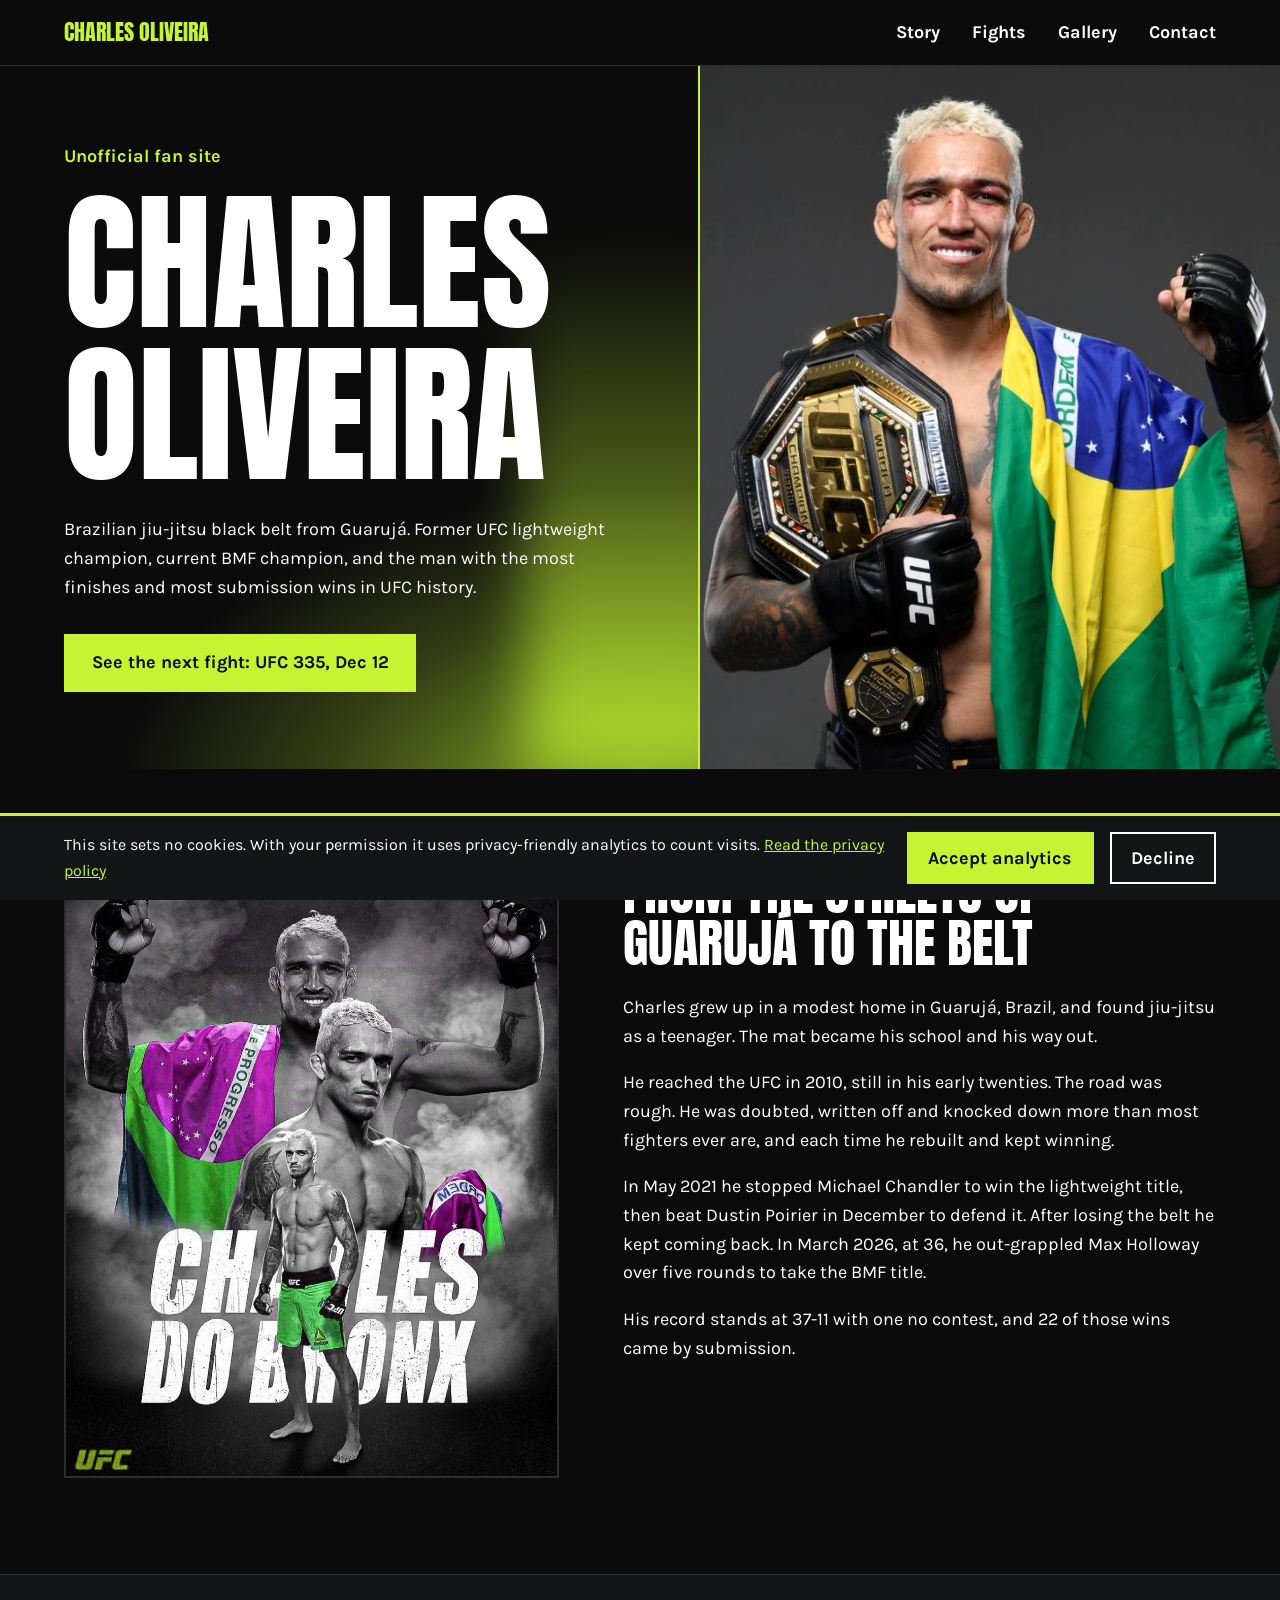
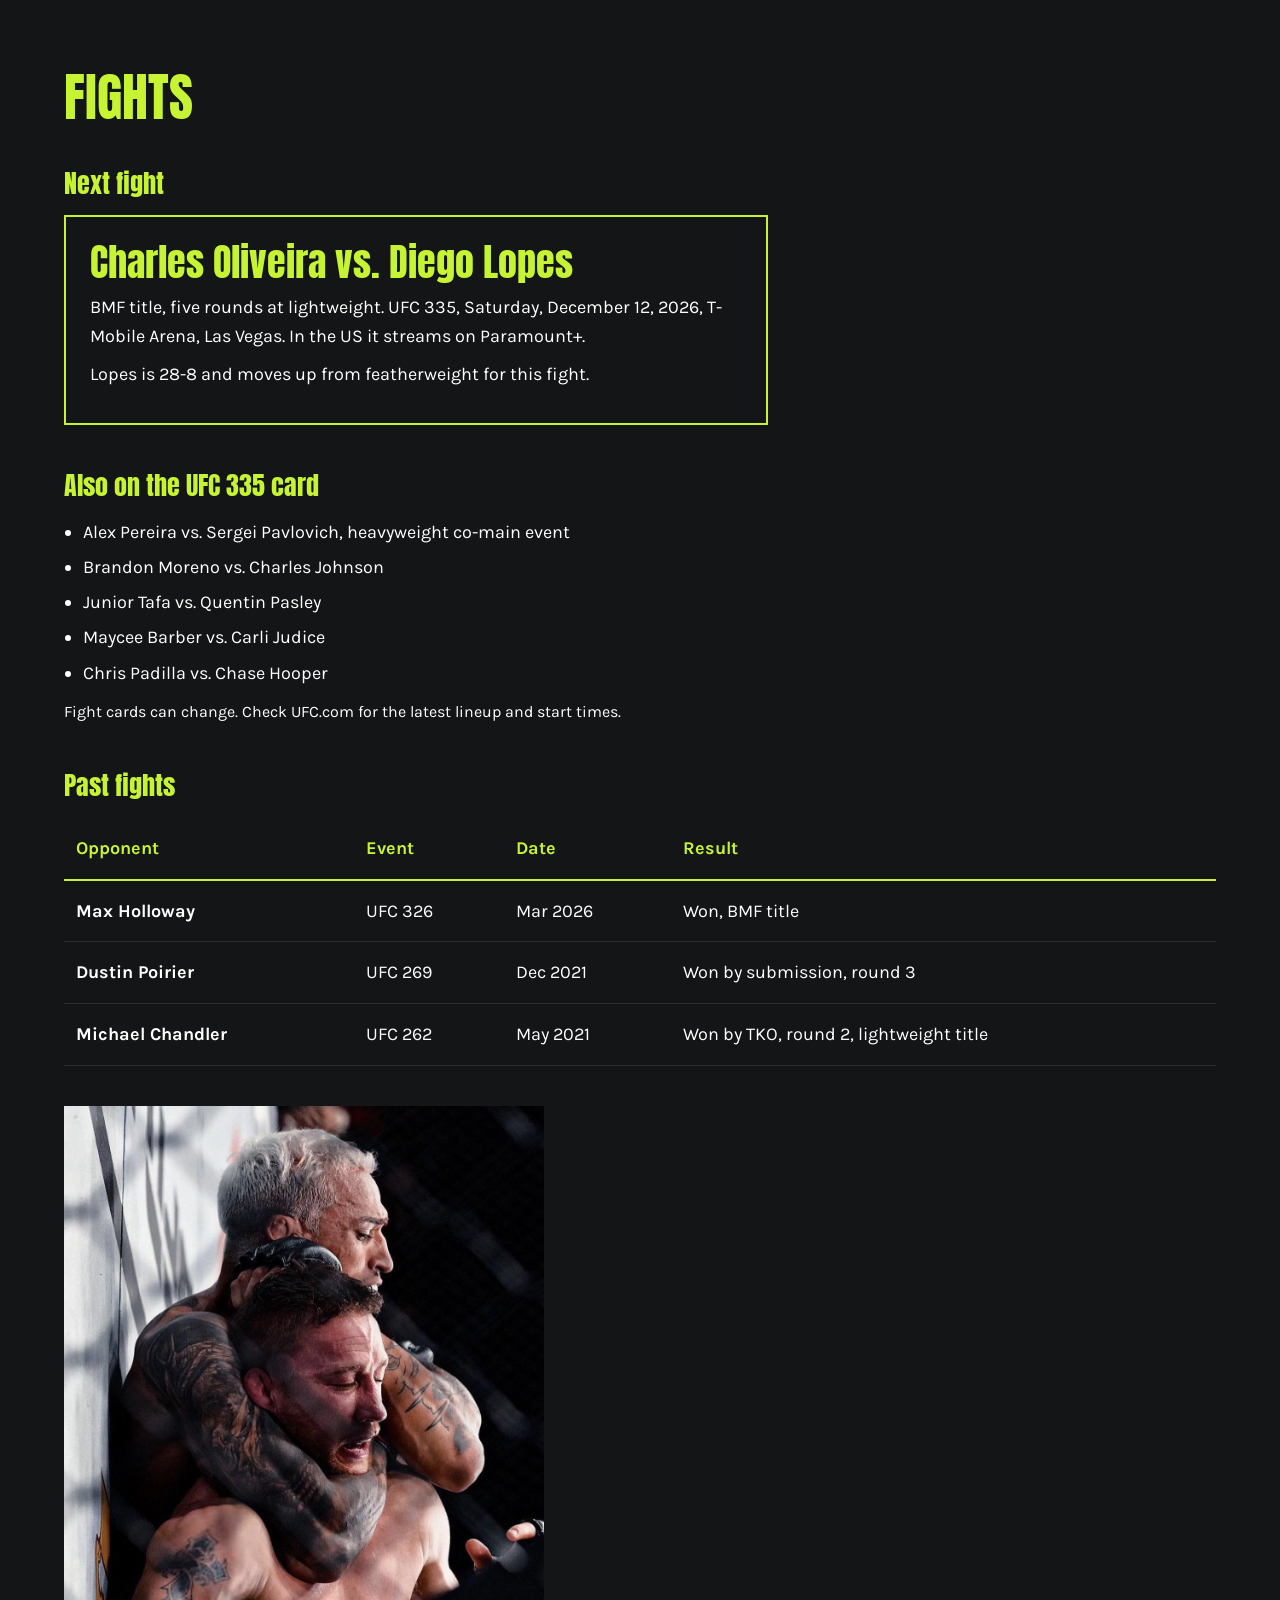
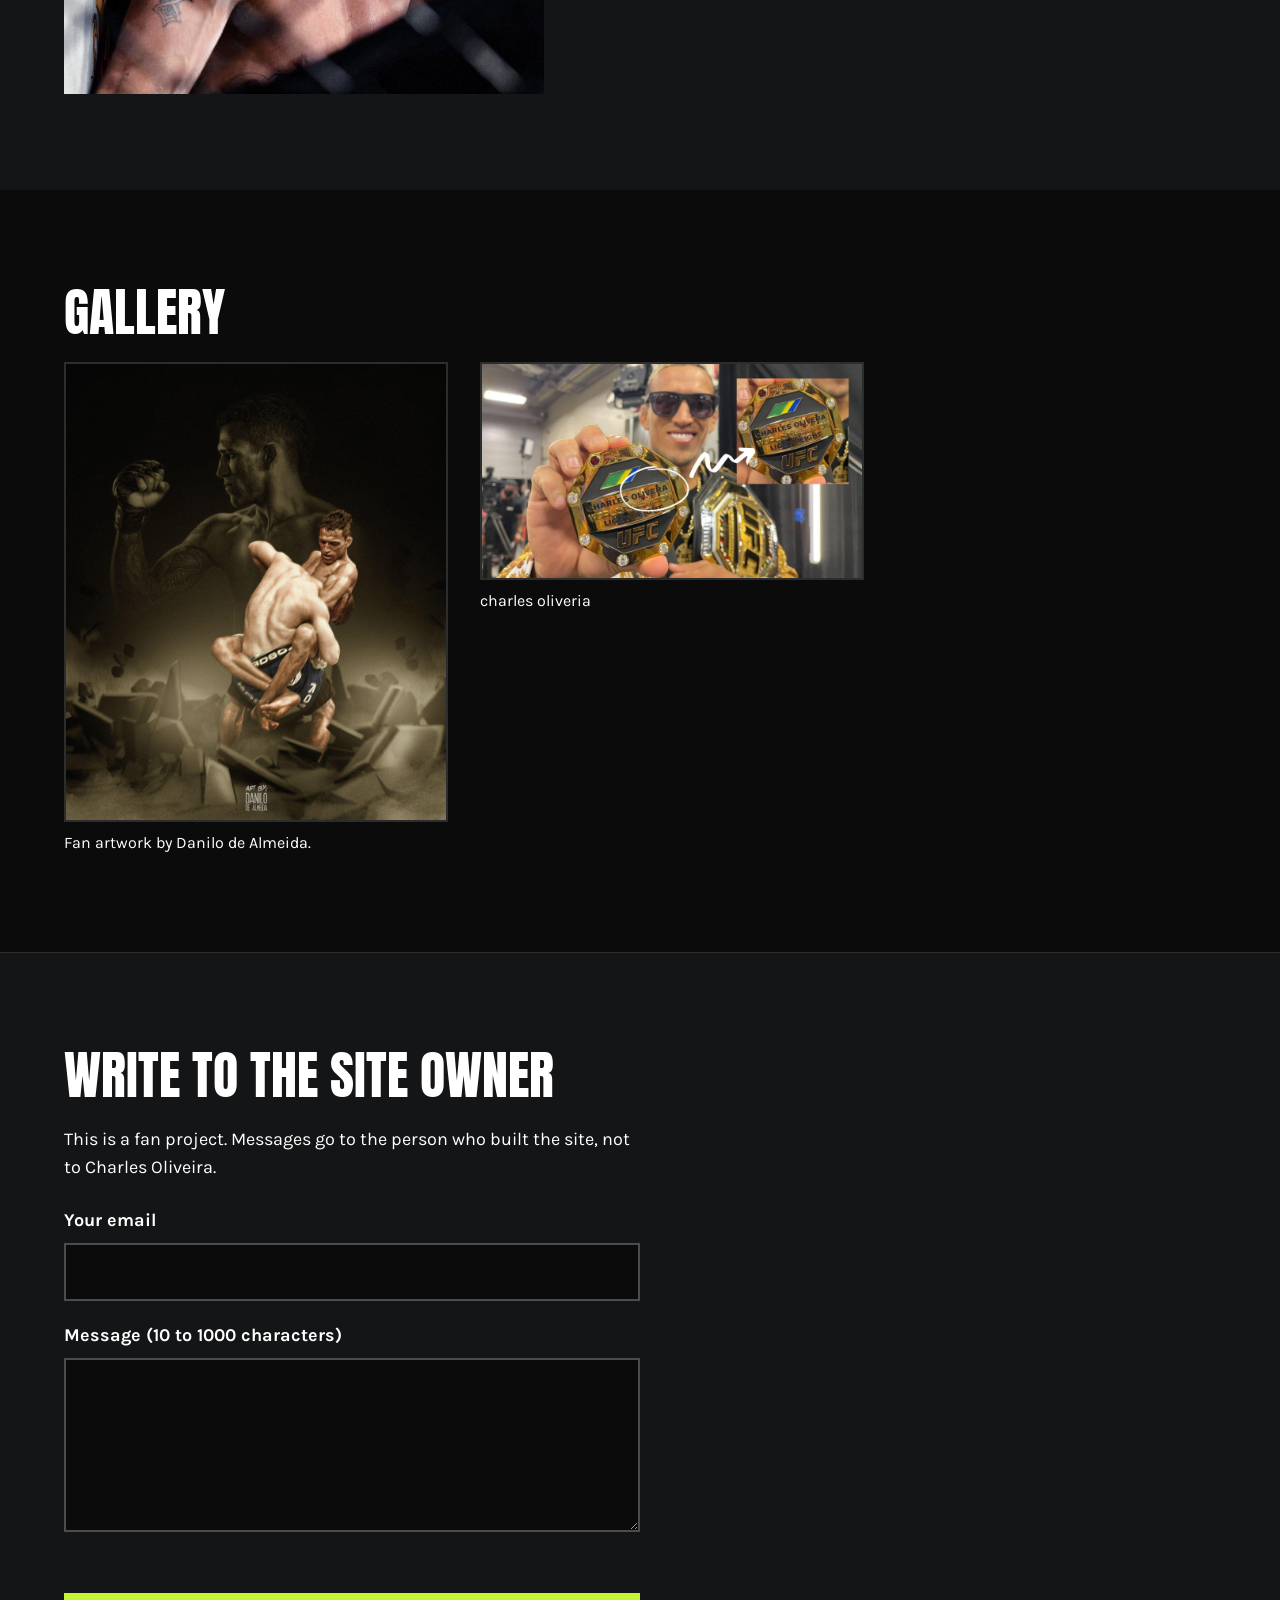
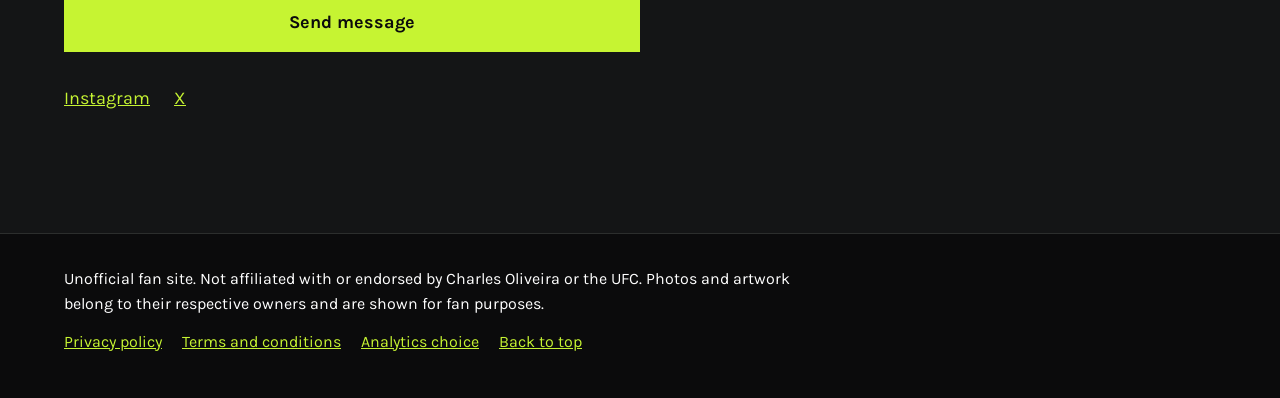
<file: index.html>
<!DOCTYPE html>
<html lang="en">
<head>
  <meta charset="UTF-8">
  <meta name="viewport" content="width=device-width, initial-scale=1">
  <title>Charles Oliveira Fan Site | Fights, Story and Next Fight</title>
  <meta name="description" content="Unofficial fan site for UFC fighter Charles Oliveira: his story, recent fights, photos and the BMF title fight against Diego Lopes at UFC 335.">
  <link rel="canonical" href="https://yatinashok10-cloud.github.io/A-FAN-MADE-WEBSITE-FOR-CHARLES-OLIVERIA/">
  <meta property="og:type" content="website">
  <meta property="og:title" content="Charles Oliveira Fan Site">
  <meta property="og:description" content="His story, recent fights and the BMF title fight at UFC 335.">
  <meta property="og:url" content="https://yatinashok10-cloud.github.io/A-FAN-MADE-WEBSITE-FOR-CHARLES-OLIVERIA/">
  <meta property="og:image" content="https://yatinashok10-cloud.github.io/A-FAN-MADE-WEBSITE-FOR-CHARLES-OLIVERIA/og-image.png">
  <meta name="twitter:card" content="summary_large_image">
  <link rel="icon" href="favicon.svg" type="image/svg+xml">
  <meta name="referrer" content="strict-origin-when-cross-origin">
  <link rel="preconnect" href="https://fonts.googleapis.com">
  <link rel="preconnect" href="https://fonts.gstatic.com" crossorigin>
  <link rel="stylesheet" href="https://fonts.googleapis.com/css2?family=Anton&family=Karla:wght@400;700&display=swap">
  <link rel="stylesheet" href="style.css">
</head>
<body data-goatcounter="https://YOURCODE.goatcounter.com/count">

<header class="site-header">
  <a class="brand" href="#about">Charles Oliveira</a>
  <button class="menu-btn" id="menu-btn" aria-expanded="false" aria-controls="nav">Menu</button>
  <nav id="nav" class="nav">
    <a href="#story">Story</a>
    <a href="#fights">Fights</a>
    <a href="#gallery">Gallery</a>
    <a href="#contact">Contact</a>
  </nav>
</header>

<main>
  <section id="about" class="hero">
    <div class="hero-text">
      <p class="kicker">Unofficial fan site</p>
      <h1>Charles<br>Oliveira</h1>
      <p class="lead">Brazilian jiu-jitsu black belt from Guaruj&aacute;. Former UFC lightweight champion, current BMF champion, and the man with the most finishes and most submission wins in UFC history.</p>
      <p><a class="btn" href="#fights">See the next fight: UFC 335, Dec 12</a></p>
    </div>
    <div class="hero-photo">
      <img src="Charles-Oliveira-pfp.jpg" alt="Charles Oliveira holding the UFC lightweight belt and wearing the Brazilian flag" width="800" height="800">
    </div>
  </section>

  <section id="story" class="story">
    <div class="story-img">
      <img src="8639060.jpg" alt="Poster artwork reading Charles do Bronx, with Oliveira holding up two fingers and wearing a Brazilian flag" width="967" height="1200" loading="lazy">
    </div>
    <div class="story-text">
      <h2>From the streets of Guaruj&aacute; to the belt</h2>
      <p>Charles grew up in a modest home in Guaruj&aacute;, Brazil, and found jiu-jitsu as a teenager. The mat became his school and his way out.</p>
      <p>He reached the UFC in 2010, still in his early twenties. The road was rough. He was doubted, written off and knocked down more than most fighters ever are, and each time he rebuilt and kept winning.</p>
      <p>In May 2021 he stopped Michael Chandler to win the lightweight title, then beat Dustin Poirier in December to defend it. After losing the belt he kept coming back. In March 2026, at 36, he out-grappled Max Holloway over five rounds to take the BMF title.</p>
      <p>His record stands at 37-11 with one no contest, and 22 of those wins came by submission.</p>
    </div>
  </section>

  <section id="fights" class="fights">
    <h2>Fights</h2>

    <h3>Next fight</h3>
    <div class="next-fight">
      <p class="matchup">Charles Oliveira vs. Diego Lopes</p>
      <p>BMF title, five rounds at lightweight. UFC 335, Saturday, December 12, 2026, T-Mobile Arena, Las Vegas. In the US it streams on Paramount+.</p>
      <p>Lopes is 28-8 and moves up from featherweight for this fight.</p>
    </div>

    <h3>Also on the UFC 335 card</h3>
    <ul class="card-list">
      <li>Alex Pereira vs. Sergei Pavlovich, heavyweight co-main event</li>
      <li>Brandon Moreno vs. Charles Johnson</li>
      <li>Junior Tafa vs. Quentin Pasley</li>
      <li>Maycee Barber vs. Carli Judice</li>
      <li>Chris Padilla vs. Chase Hooper</li>
    </ul>
    <p class="note">Fight cards can change. Check UFC.com for the latest lineup and start times.</p>

    <h3>Past fights</h3>
    <table>
      <caption class="sr">Recent fights</caption>
      <thead>
        <tr><th scope="col">Opponent</th><th scope="col">Event</th><th scope="col">Date</th><th scope="col">Result</th></tr>
      </thead>
      <tbody>
        <tr><th scope="row">Max Holloway</th><td>UFC 326</td><td>Mar 2026</td><td>Won, BMF title</td></tr>
        <tr><th scope="row">Dustin Poirier</th><td>UFC 269</td><td>Dec 2021</td><td>Won by submission, round 3</td></tr>
        <tr><th scope="row">Michael Chandler</th><td>UFC 262</td><td>May 2021</td><td>Won by TKO, round 2, lightweight title</td></tr>
      </tbody>
    </table>
    <figure>
      <img src="8639170.jpg" alt="Charles Oliveira locking a choke on an opponent against the cage" width="1125" height="1378" loading="lazy">
    </figure>
  </section>

  <section id="gallery" class="gallery">
    <h2>Gallery</h2>
    <div class="gallery-grid">
      <figure>
        <img src="8639063.jpg" alt="Illustrated artwork of Charles Oliveira lifting an opponent, with a profile portrait behind" width="1400" height="1680" loading="lazy">
        <figcaption>Fan artwork by Danilo de Almeida.</figcaption>
      </figure>
      <figure>
        <img src="8639233.jpg" alt="Charles Oliveira landing a punch on an opponent against the cage" width="900" height="506" loading="lazy">
        <figcaption>charles oliveria</figcaption>
      </figure>
    </div>
  </section>

  <section id="contact" class="contact">
    <h2>Write to the site owner</h2>
    <p>This is a fan project. Messages go to the person who built the site, not to Charles Oliveira.</p>
    <form id="contact-form" action="https://formspree.io/f/YOUR_FORM_ID" method="POST" novalidate>
      <label for="email">Your email</label>
      <input id="email" name="email" type="email" required maxlength="120" autocomplete="email">
      <label for="message">Message (10 to 1000 characters)</label>
      <textarea id="message" name="message" rows="5" required minlength="10" maxlength="1000"></textarea>
      <input class="hp" type="text" name="_gotcha" tabindex="-1" autocomplete="off" aria-hidden="true">
      <p id="form-status" class="status" role="alert"></p>
      <button class="btn" type="submit">Send message</button>
    </form>
    <p class="social">
      <a href="https://www.instagram.com/charlesdobronxs/" target="_blank" rel="noopener noreferrer">Instagram</a>
      <a href="https://x.com/CharlesDoBronxs" target="_blank" rel="noopener noreferrer">X</a>
    </p>
  </section>
</main>

<footer>
  <p>Unofficial fan site. Not affiliated with or endorsed by Charles Oliveira or the UFC. Photos and artwork belong to their respective owners and are shown for fan purposes.</p>
  <p class="foot-links">
    <a href="privacy.html">Privacy policy</a>
    <a href="terms.html">Terms and conditions</a>
    <button type="button" id="consent-reset" class="link-btn">Analytics choice</button>
    <a href="#about">Back to top</a>
  </p>
</footer>

<script src="script.js"></script>
</body>
</html>
</file>
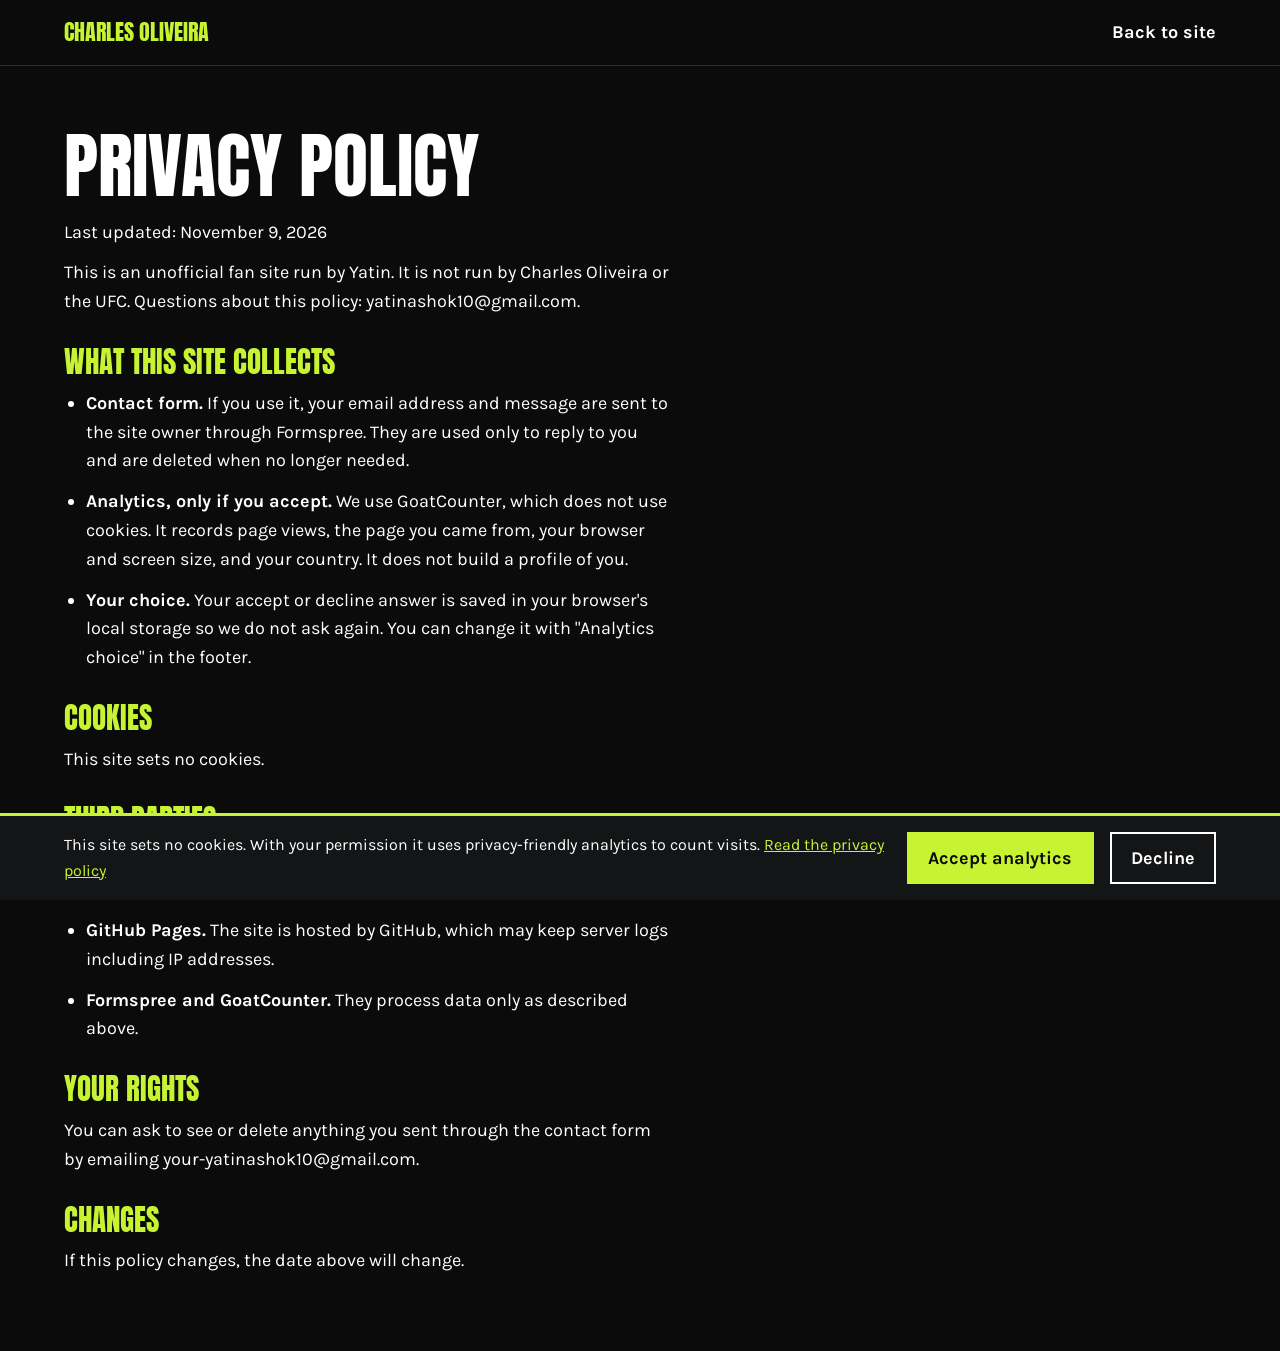
<file: privacy.html>
<!DOCTYPE html>
<html lang="en">
<head>
  <meta charset="UTF-8">
  <meta name="viewport" content="width=device-width, initial-scale=1">
  <title>Privacy Policy | Charles Oliveira Fan Site</title>
  <meta name="description" content="What data the Charles Oliveira fan site collects, why, and how to ask for it to be deleted.">
  <link rel="canonical" href="https://yatinashok10-cloud.github.io/A-FAN-MADE-WEBSITE-FOR-CHARLES-OLIVERIA/privacy.html">
  <link rel="icon" href="favicon.svg" type="image/svg+xml">
  <link rel="stylesheet" href="https://fonts.googleapis.com/css2?family=Anton&family=Karla:wght@400;700&display=swap">
  <link rel="stylesheet" href="style.css">
</head>
<body data-goatcounter="https://YOURCODE.goatcounter.com/count">
<header class="site-header">
  <a class="brand" href="index.html">Charles Oliveira</a>
  <a class="back" href="index.html">Back to site</a>
</header>
<main class="legal">
  <h1>Privacy policy</h1>
  <p>Last updated: November 9, 2026</p>
  <p>This is an unofficial fan site run by Yatin. It is not run by Charles Oliveira or the UFC. Questions about this policy: yatinashok10@gmail.com.</p>

  <h2>What this site collects</h2>
  <ul>
    <li><strong>Contact form.</strong> If you use it, your email address and message are sent to the site owner through Formspree. They are used only to reply to you and are deleted when no longer needed.</li>
    <li><strong>Analytics, only if you accept.</strong> We use GoatCounter, which does not use cookies. It records page views, the page you came from, your browser and screen size, and your country. It does not build a profile of you.</li>
    <li><strong>Your choice.</strong> Your accept or decline answer is saved in your browser's local storage so we do not ask again. You can change it with "Analytics choice" in the footer.</li>
  </ul>

  <h2>Cookies</h2>
  <p>This site sets no cookies.</p>

  <h2>Third parties</h2>
  <ul>
    <li><strong>Google Fonts.</strong> Your browser loads fonts from Google, which receives your IP address when it does.</li>
    <li><strong>GitHub Pages.</strong> The site is hosted by GitHub, which may keep server logs including IP addresses.</li>
    <li><strong>Formspree and GoatCounter.</strong> They process data only as described above.</li>
  </ul>

  <h2>Your rights</h2>
  <p>You can ask to see or delete anything you sent through the contact form by emailing your-yatinashok10@gmail.com.</p>

  <h2>Changes</h2>
  <p>If this policy changes, the date above will change.</p>
</main>
<script src="script.js"></script>
</body>
</html>
</file>
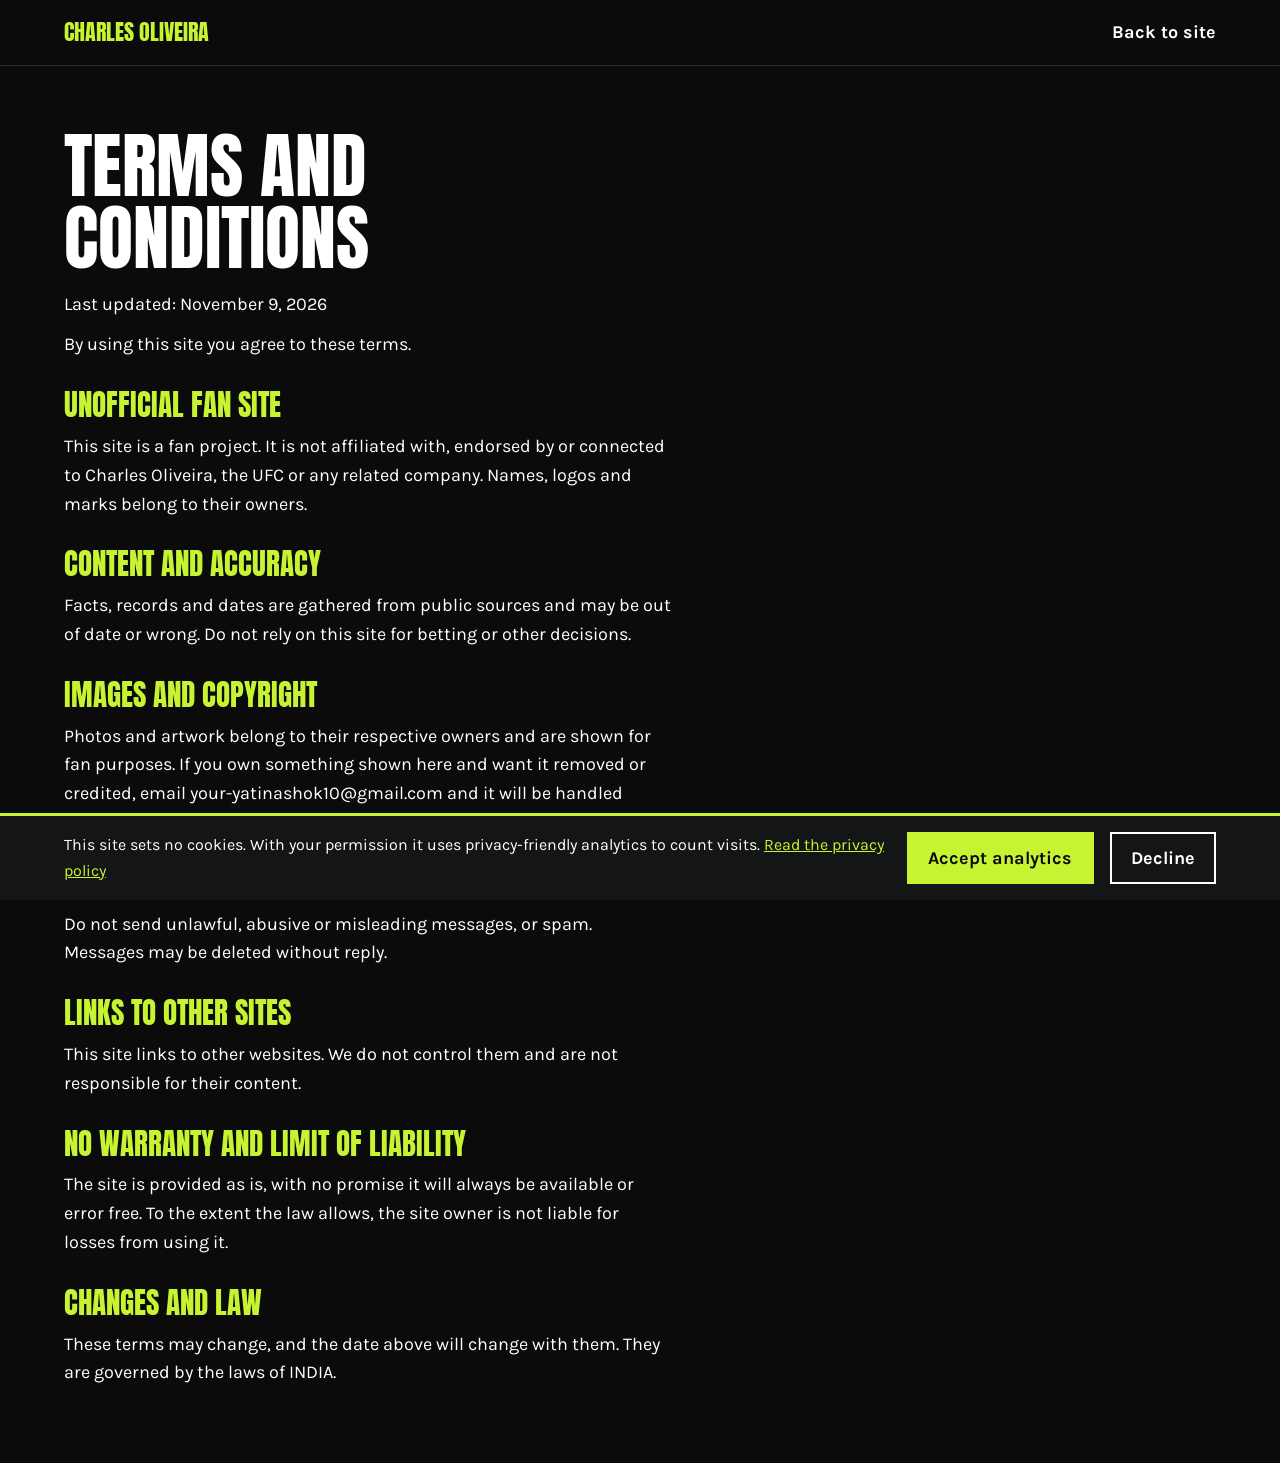
<file: terms.html>
<!DOCTYPE html>
<html lang="en">
<head>
  <meta charset="UTF-8">
  <meta name="viewport" content="width=device-width, initial-scale=1">
  <title>Terms and Conditions | Charles Oliveira Fan Site</title>
  <meta name="description" content="The rules for using the unofficial Charles Oliveira fan site, including copyright and takedown requests.">
  <link rel="canonical" href="https://yatinashok10-cloud.github.io/A-FAN-MADE-WEBSITE-FOR-CHARLES-OLIVERIA/terms.html">
  <link rel="icon" href="favicon.svg" type="image/svg+xml">
  <link rel="stylesheet" href="https://fonts.googleapis.com/css2?family=Anton&family=Karla:wght@400;700&display=swap">
  <link rel="stylesheet" href="style.css">
</head>
<body data-goatcounter="https://YOURCODE.goatcounter.com/count">
<header class="site-header">
  <a class="brand" href="index.html">Charles Oliveira</a>
  <a class="back" href="index.html">Back to site</a>
</header>
<main class="legal">
  <h1>Terms and conditions</h1>
  <p>Last updated: November 9, 2026</p>
  <p>By using this site you agree to these terms.</p>

  <h2>Unofficial fan site</h2>
  <p>This site is a fan project. It is not affiliated with, endorsed by or connected to Charles Oliveira, the UFC or any related company. Names, logos and marks belong to their owners.</p>

  <h2>Content and accuracy</h2>
  <p>Facts, records and dates are gathered from public sources and may be out of date or wrong. Do not rely on this site for betting or other decisions.</p>

  <h2>Images and copyright</h2>
  <p>Photos and artwork belong to their respective owners and are shown for fan purposes. If you own something shown here and want it removed or credited, email your-yatinashok10@gmail.com and it will be handled promptly.</p>

  <h2>Using the contact form</h2>
  <p>Do not send unlawful, abusive or misleading messages, or spam. Messages may be deleted without reply.</p>

  <h2>Links to other sites</h2>
  <p>This site links to other websites. We do not control them and are not responsible for their content.</p>

  <h2>No warranty and limit of liability</h2>
  <p>The site is provided as is, with no promise it will always be available or error free. To the extent the law allows, the site owner is not liable for losses from using it.</p>

  <h2>Changes and law</h2>
  <p>These terms may change, and the date above will change with them. They are governed by the laws of INDIA.</p>
</main>
<script src="script.js"></script>
</body>
</html>
</file>
<file: style.css>
:root{
  --black:#0B0B0C;
  --surface:#141516;
  --line:#2c2e2d;
  --white:#FFFFFF;
  --lime:#C6F432;
}
*{box-sizing:border-box;margin:0;padding:0}
html{scroll-behavior:smooth;scroll-padding-top:4.5rem}
body{background:var(--black);color:var(--white);font-family:"Karla",Arial,sans-serif;font-size:1.125rem;line-height:1.6}
img{display:block;max-width:100%;height:auto}
a{color:var(--lime)}
:focus-visible{outline:3px solid var(--lime);outline-offset:3px}
h1,h2{font-family:"Anton","Impact",sans-serif;font-weight:400;text-transform:uppercase;line-height:1}
h2{font-size:clamp(2rem,5vw,3.25rem);margin-bottom:1.5rem}
.sr{position:absolute;left:-9999px}

.site-header{position:sticky;top:0;z-index:10;display:flex;align-items:center;justify-content:space-between;gap:1rem;padding:.9rem clamp(1rem,5vw,4rem);background:var(--black);border-bottom:1px solid var(--line)}
.brand{color:var(--lime);font-family:"Anton",Impact,sans-serif;font-size:1.4rem;text-decoration:none;text-transform:uppercase}
.nav{display:flex;gap:2rem}
.nav a,.back{color:var(--white);text-decoration:none;font-weight:700}
.nav a:hover,.back:hover{color:var(--lime)}
.menu-btn{display:none;background:none;border:2px solid var(--white);color:var(--white);padding:.4rem .9rem;font:inherit;font-weight:700;cursor:pointer}

.hero{position:relative;isolation:isolate;overflow:hidden;display:grid;grid-template-columns:1.2fr 1fr;align-items:end;background:var(--black)}
.hero::before{content:"";position:absolute;inset:0;z-index:-1;background:radial-gradient(ellipse 55% 60% at 50% 105%,rgba(198,244,50,.7) 0%,rgba(198,244,50,.22) 45%,transparent 75%)}
.hero::after{content:"";position:absolute;left:50%;bottom:0;width:18%;height:75%;transform:translateX(-50%);z-index:-1;background:linear-gradient(to top,rgba(198,244,50,.75),rgba(198,244,50,0));filter:blur(28px)}
.hero-text{padding:clamp(2rem,6vw,5rem) clamp(1rem,5vw,4rem)}
.kicker{font-weight:700;margin-bottom:1rem;color:var(--lime)}
.hero h1{font-size:clamp(4rem,12vw,9.5rem);color:var(--white);margin-bottom:1.5rem}
.lead{max-width:34rem;margin-bottom:2rem}
.hero-photo{align-self:stretch}
.hero-photo img{width:100%;height:100%;object-fit:cover;min-height:22rem;border-left:2px solid var(--lime)}

.btn{display:inline-block;background:var(--lime);color:var(--black);border:2px solid var(--lime);padding:.8rem 1.6rem;font:inherit;font-weight:700;text-decoration:none;cursor:pointer}
.btn:hover{background:var(--white);border-color:var(--white);color:var(--black)}

.story{display:grid;grid-template-columns:1fr 1.2fr;gap:clamp(2rem,5vw,4rem);padding:clamp(3rem,8vw,6rem) clamp(1rem,5vw,4rem)}
.story-img img{width:100%;border:2px solid var(--line)}
.story-text{max-width:40rem}
.story-text p{margin-bottom:1.1rem}

.fights{background:var(--surface);border-top:1px solid var(--line);padding:clamp(3rem,8vw,6rem) clamp(1rem,5vw,4rem)}
.fights h2{color:var(--lime)}
.fights h3{font-family:"Anton",Impact,sans-serif;font-weight:400;font-size:1.6rem;color:var(--lime);margin:2.5rem 0 .75rem}
.next-fight{border:2px solid var(--lime);padding:1.5rem;max-width:44rem}
.next-fight p{margin-bottom:.6rem}
.matchup{font-family:"Anton",Impact,sans-serif;font-size:clamp(1.6rem,4vw,2.4rem);color:var(--lime);line-height:1.1}
.card-list{padding-left:1.2rem;margin-bottom:.75rem}
.card-list li{margin-bottom:.4rem}
.note{font-size:1rem;margin-bottom:1rem}
table{width:100%;border-collapse:collapse;margin-bottom:2.5rem}
th,td{text-align:left;padding:1rem .75rem;border-bottom:1px solid var(--line)}
thead th{border-bottom:2px solid var(--lime);color:var(--lime)}
.fights figure{max-width:30rem}

.gallery{padding:clamp(3rem,8vw,6rem) clamp(1rem,5vw,4rem)}
.gallery-grid{display:grid;grid-template-columns:repeat(auto-fit,minmax(16rem,24rem));gap:clamp(1rem,3vw,2rem);align-items:start}
.gallery figure img{width:100%;border:2px solid var(--line)}
.gallery figcaption{margin-top:.5rem;font-size:1rem}

.contact{background:var(--surface);border-top:1px solid var(--line);padding:clamp(3rem,8vw,6rem) clamp(1rem,5vw,4rem)}
.contact p{max-width:36rem;margin-bottom:1.5rem}
form{display:grid;gap:.5rem;max-width:36rem;margin-bottom:2rem}
label{font-weight:700}
input,textarea{width:100%;padding:.8rem;font:inherit;background:var(--black);color:var(--white);border:2px solid #4a4d4b;border-radius:0;margin-bottom:.75rem}
input:focus,textarea:focus{border-color:var(--lime)}
.hp{position:absolute;left:-9999px}
.status{min-height:1.6rem;margin-bottom:.5rem!important;font-weight:700;color:#ff8f85}
.social{display:flex;gap:1.5rem}

footer{background:var(--black);border-top:1px solid var(--line);padding:2rem clamp(1rem,5vw,4rem);font-size:1rem}
footer p{max-width:48rem;margin-bottom:.75rem}
.foot-links{display:flex;flex-wrap:wrap;gap:1.25rem}
.link-btn{background:none;border:0;font:inherit;color:var(--lime);text-decoration:underline;cursor:pointer;padding:0}

.legal{max-width:46rem;padding:clamp(2rem,6vw,4rem) clamp(1rem,5vw,4rem)}
.legal h1{font-size:clamp(2.5rem,7vw,4.5rem);margin-bottom:1rem}
.legal h2{font-size:1.8rem;margin:2rem 0 .75rem;color:var(--lime)}
.legal p,.legal li{margin-bottom:.75rem}
.legal ul{padding-left:1.4rem}

.consent{position:fixed;left:0;right:0;bottom:0;z-index:20;display:flex;flex-wrap:wrap;align-items:center;gap:1rem;padding:1rem clamp(1rem,5vw,4rem);background:var(--surface);color:var(--white);border-top:3px solid var(--lime)}
.consent p{flex:1 1 22rem;font-size:1rem}
.consent .btn{padding:.6rem 1.2rem}
.consent .decline{background:none;color:var(--white);border-color:var(--white)}
.consent .decline:hover{background:var(--white);color:var(--black)}

@media (max-width:800px){
  .hero,.story,.gallery-grid{grid-template-columns:1fr}
  .hero::after{width:40%}
  .hero-photo img{min-height:0;max-height:26rem;border-left:0;border-top:2px solid var(--lime)}
  .menu-btn{display:block}
  .nav{display:none;position:absolute;top:100%;left:0;right:0;flex-direction:column;gap:0;background:var(--black);border-bottom:1px solid var(--line);padding:.5rem clamp(1rem,5vw,4rem) 1rem}
  .nav.open{display:flex}
  .nav a{padding:.8rem 0;border-top:1px solid var(--line)}
  table,thead,tbody,tr,th,td{display:block}
  thead{position:absolute;left:-9999px}
  tr{border-bottom:1px solid var(--line);padding:1rem 0}
  th,td{border:0;padding:.15rem 0}
}
</file>
